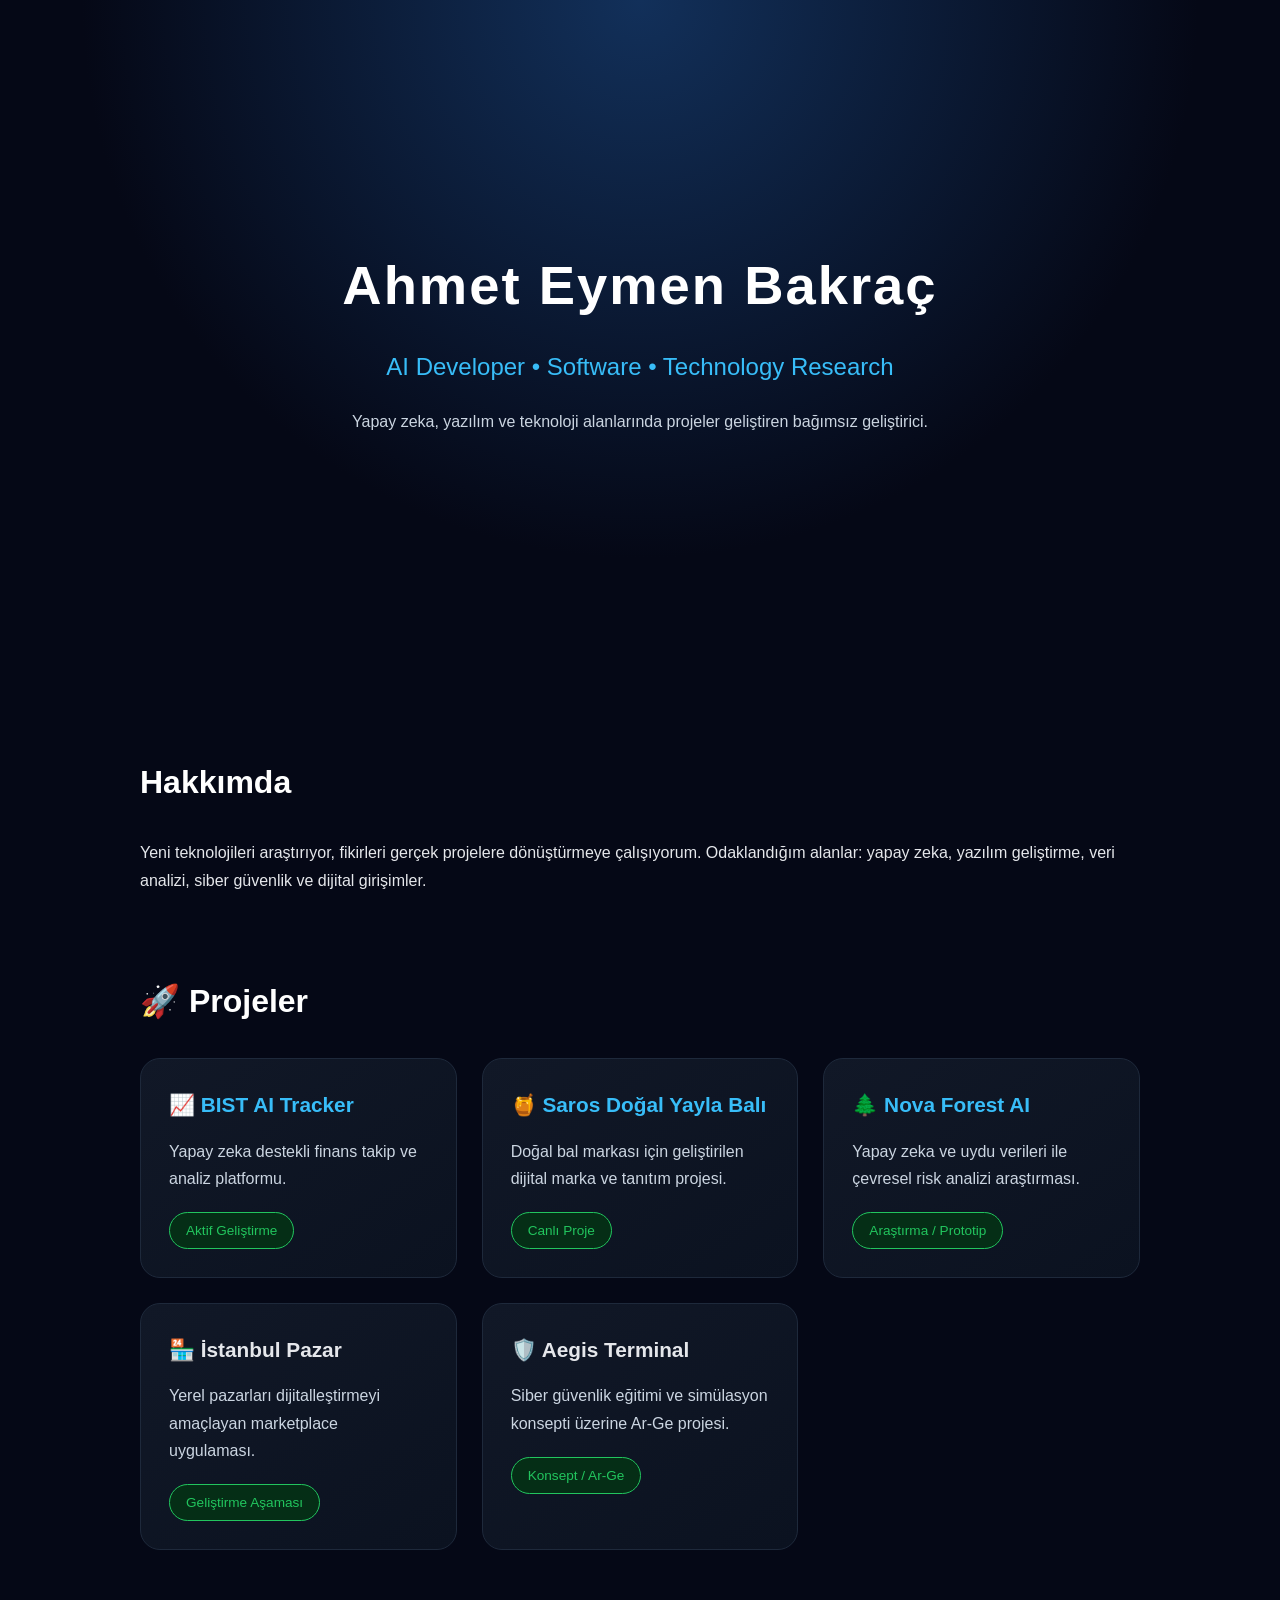
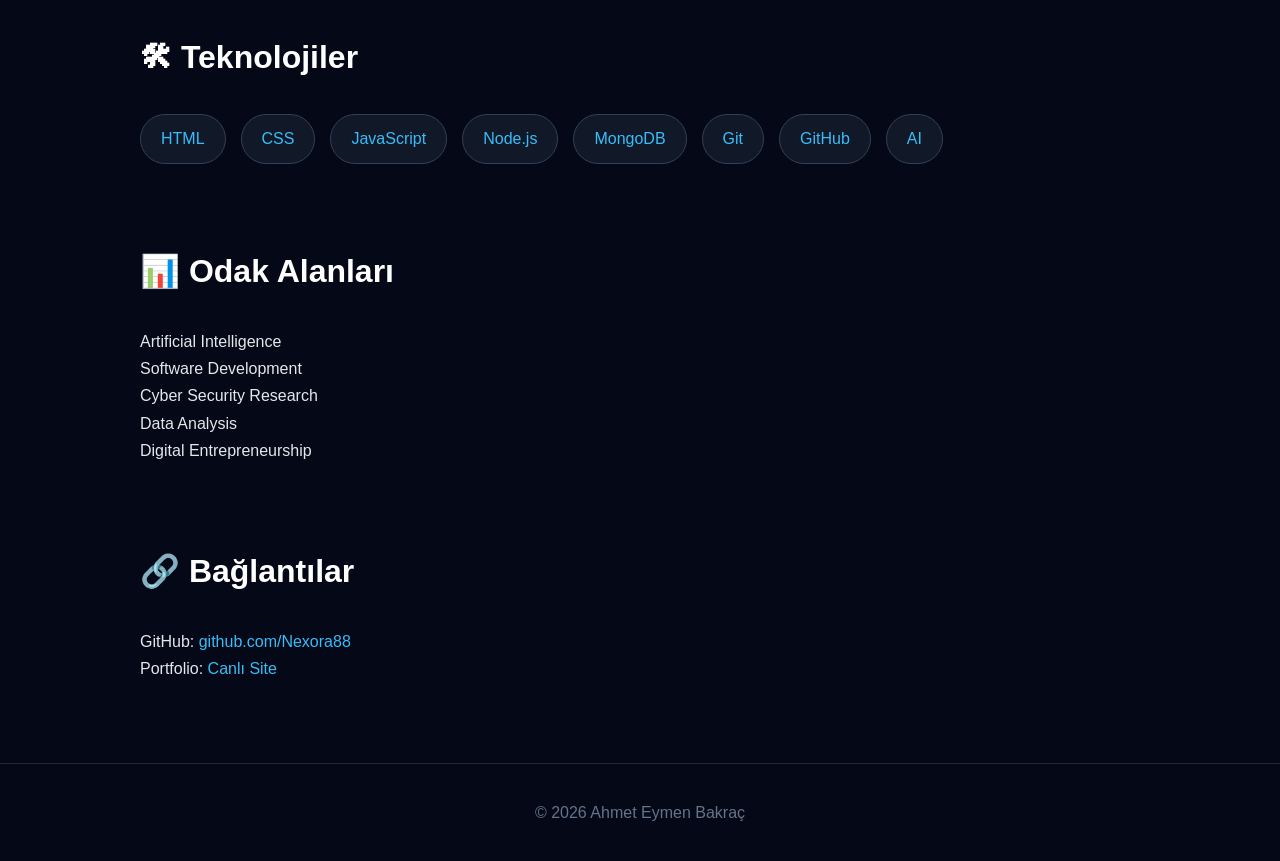
<file: index.html>
<!DOCTYPE html>
<html lang="tr">

<head>

<meta charset="UTF-8">
<meta name="viewport" content="width=device-width, initial-scale=1.0">

<title>Ahmet Eymen Bakraç | AI & Software Projects</title>

<meta name="description" content="Ahmet Eymen Bakraç'ın yapay zeka, yazılım ve teknoloji projeleri portföyü.">

<link rel="icon" type="image/svg+xml" href="favicon.svg">

<link rel="stylesheet" href="style.css">

</head>


<body>


<header class="hero">

<h1>Ahmet Eymen Bakraç</h1>

<h2>AI Developer • Software • Technology Research</h2>

<p>
Yapay zeka, yazılım ve teknoloji alanlarında
projeler geliştiren bağımsız geliştirici.
</p>

</header>




<section>

<h2>Hakkımda</h2>

<p>
Yeni teknolojileri araştırıyor, fikirleri gerçek projelere
dönüştürmeye çalışıyorum.

Odaklandığım alanlar:
yapay zeka, yazılım geliştirme, veri analizi,
siber güvenlik ve dijital girişimler.
</p>

</section>





<section>

<h2>🚀 Projeler</h2>


<div class="projects">



<div class="project">

<h3>
<a href="https://nexora88.github.io/bist-ai-tracker/index.html" target="_blank">
📈 BIST AI Tracker
</a>
</h3>

<p>
Yapay zeka destekli finans takip ve analiz platformu.
</p>

<span class="status">
Aktif Geliştirme
</span>

</div>




<div class="project">

<h3>
<a href="https://nexora88.github.io/yayla-bal/" target="_blank">
🍯 Saros Doğal Yayla Balı
</a>
</h3>

<p>
Doğal bal markası için geliştirilen dijital marka ve tanıtım projesi.
</p>

<span class="status">
Canlı Proje
</span>

</div>





<div class="project">

<h3>
<a href="https://nexora88.github.io/nova-forest-ai/" target="_blank">
🌲 Nova Forest AI
</a>
</h3>

<p>
Yapay zeka ve uydu verileri ile çevresel risk analizi araştırması.
</p>

<span class="status">
Araştırma / Prototip
</span>

</div>





<div class="project">

<h3>
🏪 İstanbul Pazar
</h3>

<p>
Yerel pazarları dijitalleştirmeyi amaçlayan marketplace uygulaması.
</p>

<span class="status">
Geliştirme Aşaması
</span>

</div>






<div class="project">

<h3>
🛡️ Aegis Terminal
</h3>

<p>
Siber güvenlik eğitimi ve simülasyon konsepti üzerine Ar-Ge projesi.
</p>

<span class="status">
Konsept / Ar-Ge
</span>

</div>



</div>

</section>






<section>

<h2>🛠 Teknolojiler</h2>


<div class="skills">

<span>HTML</span>
<span>CSS</span>
<span>JavaScript</span>
<span>Node.js</span>
<span>MongoDB</span>
<span>Git</span>
<span>GitHub</span>
<span>AI</span>

</div>


</section>






<section>

<h2>📊 Odak Alanları</h2>


<p>

Artificial Intelligence<br>
Software Development<br>
Cyber Security Research<br>
Data Analysis<br>
Digital Entrepreneurship

</p>


</section>







<section>

<h2>🔗 Bağlantılar</h2>


<p>
GitHub:
<a href="https://github.com/Nexora88" target="_blank">
github.com/Nexora88
</a>
</p>


<p>
Portfolio:
<a href="https://nexora88.github.io/ahmeteymenbakrac-portfolio/" target="_blank">
Canlı Site
</a>
</p>


</section>






<footer>

<p>
© 2026 Ahmet Eymen Bakraç
</p>

</footer>




</body>

</html>
</file>
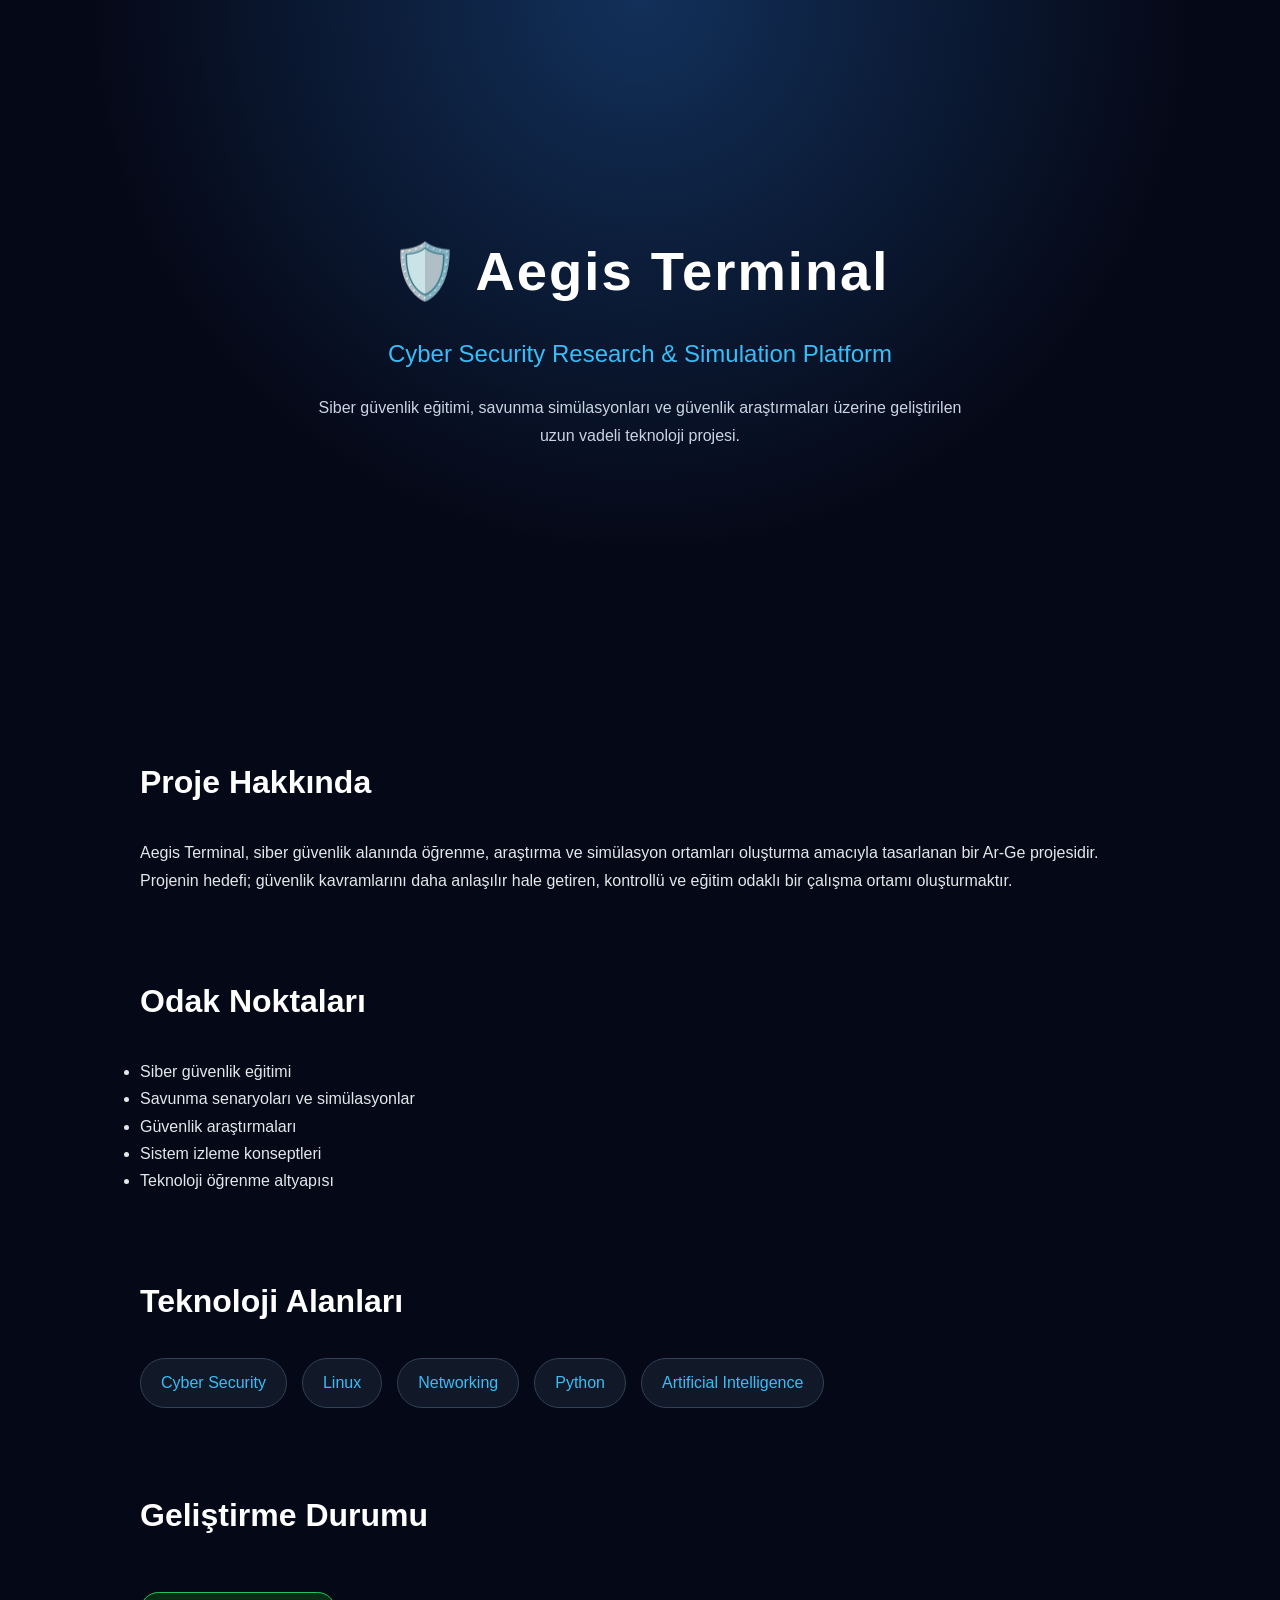
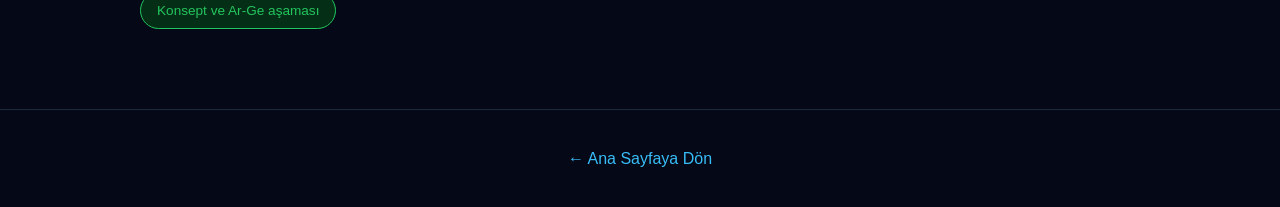
<file: aegis-terminal.html>
<!DOCTYPE html>
<html lang="tr">

<head>

<meta charset="UTF-8">
<meta name="viewport" content="width=device-width, initial-scale=1.0">

<title>Aegis Terminal | Ahmet Eymen Bakraç</title>

<meta name="description" content="Aegis Terminal, siber güvenlik eğitimi, savunma simülasyonları ve güvenlik araştırmaları üzerine geliştirilen teknoloji projesi.">

<link rel="stylesheet" href="../style.css">

</head>


<body>


<header class="hero">

<h1>🛡️ Aegis Terminal</h1>

<h2>Cyber Security Research & Simulation Platform</h2>

<p>
Siber güvenlik eğitimi, savunma simülasyonları ve
güvenlik araştırmaları üzerine geliştirilen
uzun vadeli teknoloji projesi.
</p>

</header>




<section>

<h2>Proje Hakkında</h2>

<p>
Aegis Terminal, siber güvenlik alanında öğrenme,
araştırma ve simülasyon ortamları oluşturma amacıyla
tasarlanan bir Ar-Ge projesidir.
</p>

<p>
Projenin hedefi; güvenlik kavramlarını daha anlaşılır
hale getiren, kontrollü ve eğitim odaklı bir çalışma
ortamı oluşturmaktır.
</p>

</section>




<section>

<h2>Odak Noktaları</h2>

<ul>

<li>Siber güvenlik eğitimi</li>

<li>Savunma senaryoları ve simülasyonlar</li>

<li>Güvenlik araştırmaları</li>

<li>Sistem izleme konseptleri</li>

<li>Teknoloji öğrenme altyapısı</li>

</ul>

</section>




<section>

<h2>Teknoloji Alanları</h2>

<div class="skills">

<span>Cyber Security</span>
<span>Linux</span>
<span>Networking</span>
<span>Python</span>
<span>Artificial Intelligence</span>

</div>

</section>




<section>

<h2>Geliştirme Durumu</h2>

<p class="status">
Konsept ve Ar-Ge aşaması
</p>

</section>




<footer>

<p>
<a href="../index.html">← Ana Sayfaya Dön</a>
</p>

</footer>



</body>

</html>
</file>
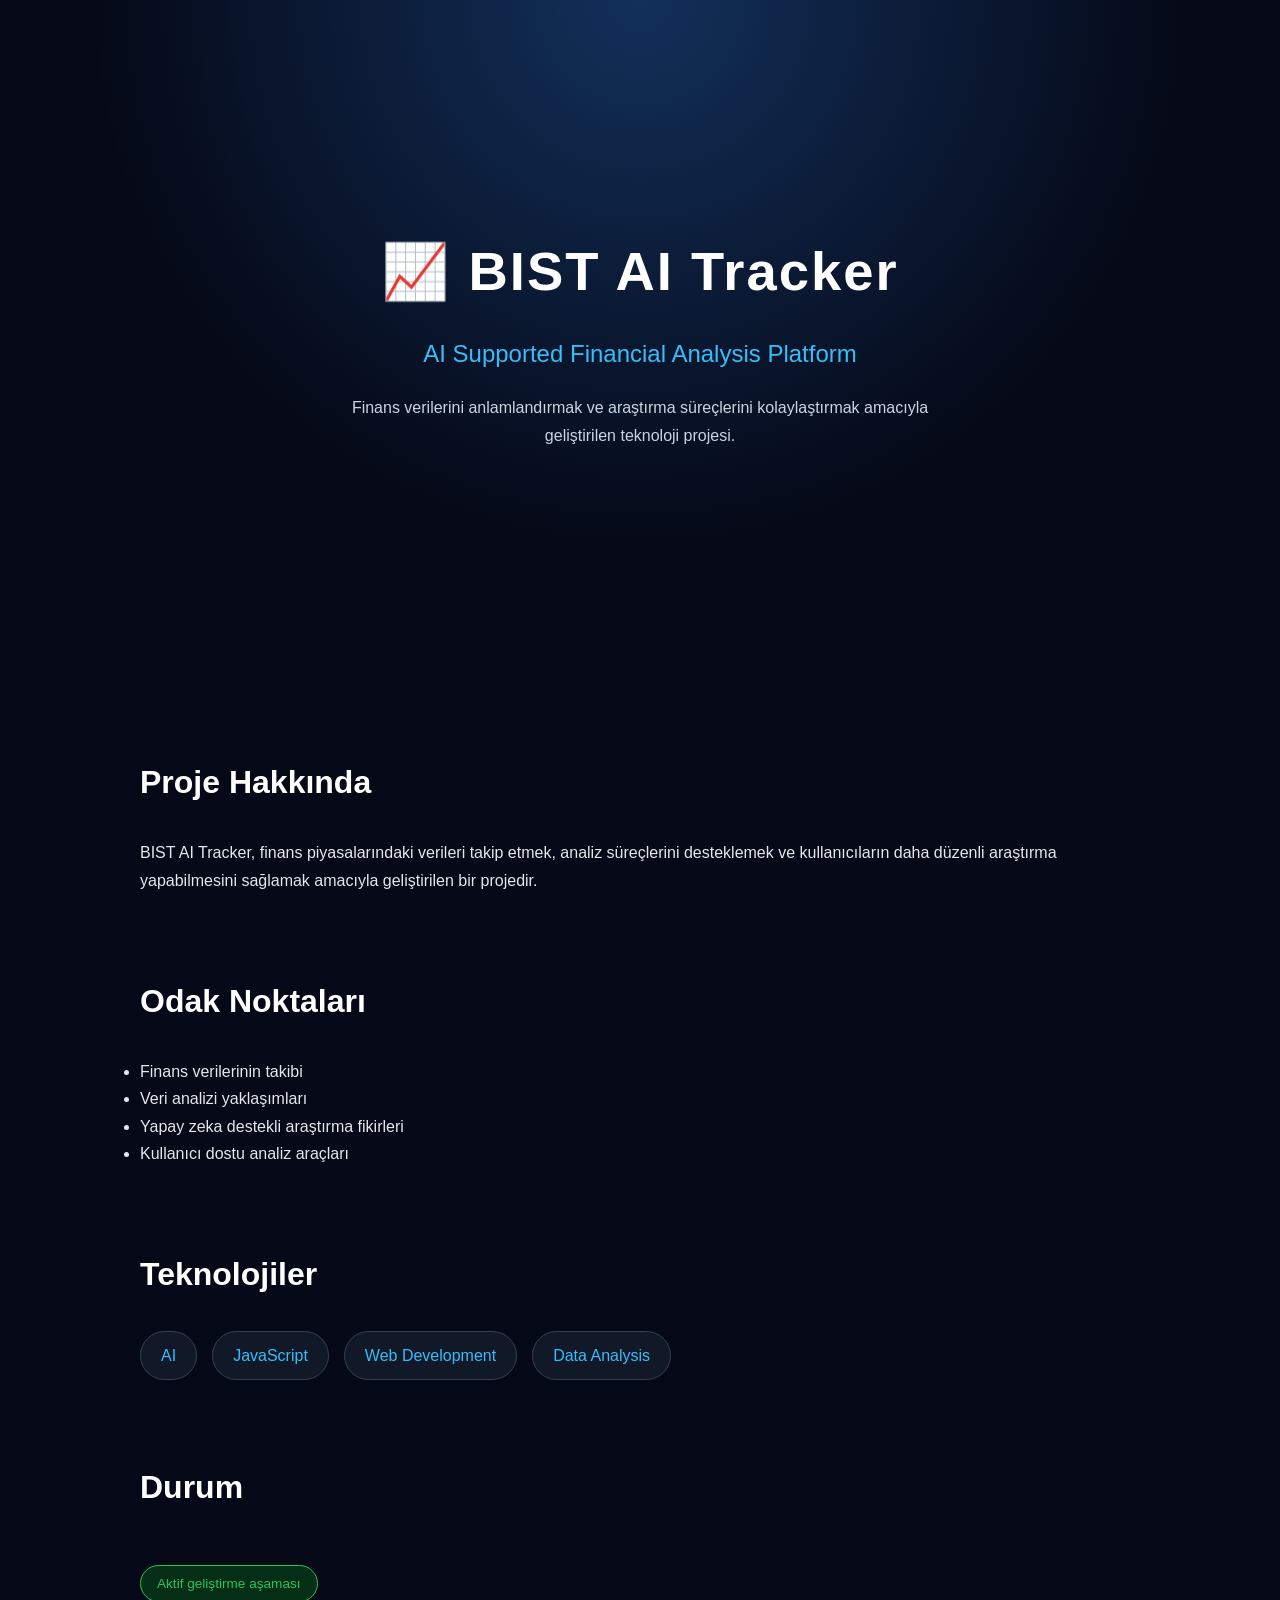
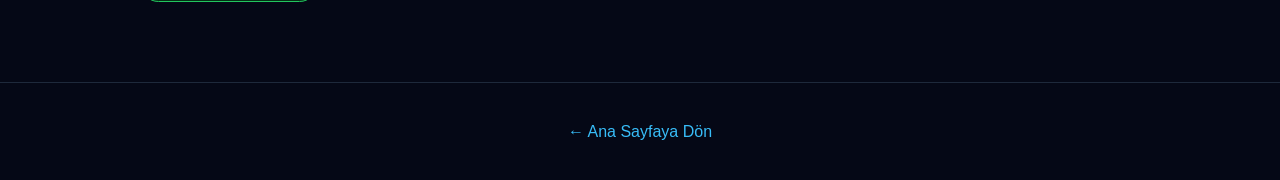
<file: bist-ai-tracker.html>
<!DOCTYPE html>
<html lang="tr">

<head>

<meta charset="UTF-8">
<meta name="viewport" content="width=device-width, initial-scale=1.0">

<title>BIST AI Tracker | Ahmet Eymen Bakraç</title>

<meta name="description" content="BIST AI Tracker, yapay zeka destekli finans takip ve analiz platformu.">

<link rel="stylesheet" href="../style.css">

</head>


<body>


<header class="hero">

<h1>📈 BIST AI Tracker</h1>

<h2>AI Supported Financial Analysis Platform</h2>

<p>
Finans verilerini anlamlandırmak ve araştırma süreçlerini
kolaylaştırmak amacıyla geliştirilen teknoloji projesi.
</p>

</header>



<section>

<h2>Proje Hakkında</h2>

<p>
BIST AI Tracker, finans piyasalarındaki verileri takip etmek,
analiz süreçlerini desteklemek ve kullanıcıların daha düzenli
araştırma yapabilmesini sağlamak amacıyla geliştirilen bir projedir.
</p>

</section>



<section>

<h2>Odak Noktaları</h2>

<ul>

<li>Finans verilerinin takibi</li>

<li>Veri analizi yaklaşımları</li>

<li>Yapay zeka destekli araştırma fikirleri</li>

<li>Kullanıcı dostu analiz araçları</li>

</ul>

</section>



<section>

<h2>Teknolojiler</h2>

<div class="skills">

<span>AI</span>
<span>JavaScript</span>
<span>Web Development</span>
<span>Data Analysis</span>

</div>

</section>



<section>

<h2>Durum</h2>

<p class="status">
Aktif geliştirme aşaması
</p>

</section>



<footer>

<p>
<a href="../index.html">← Ana Sayfaya Dön</a>
</p>

</footer>



</body>

</html>
</file>
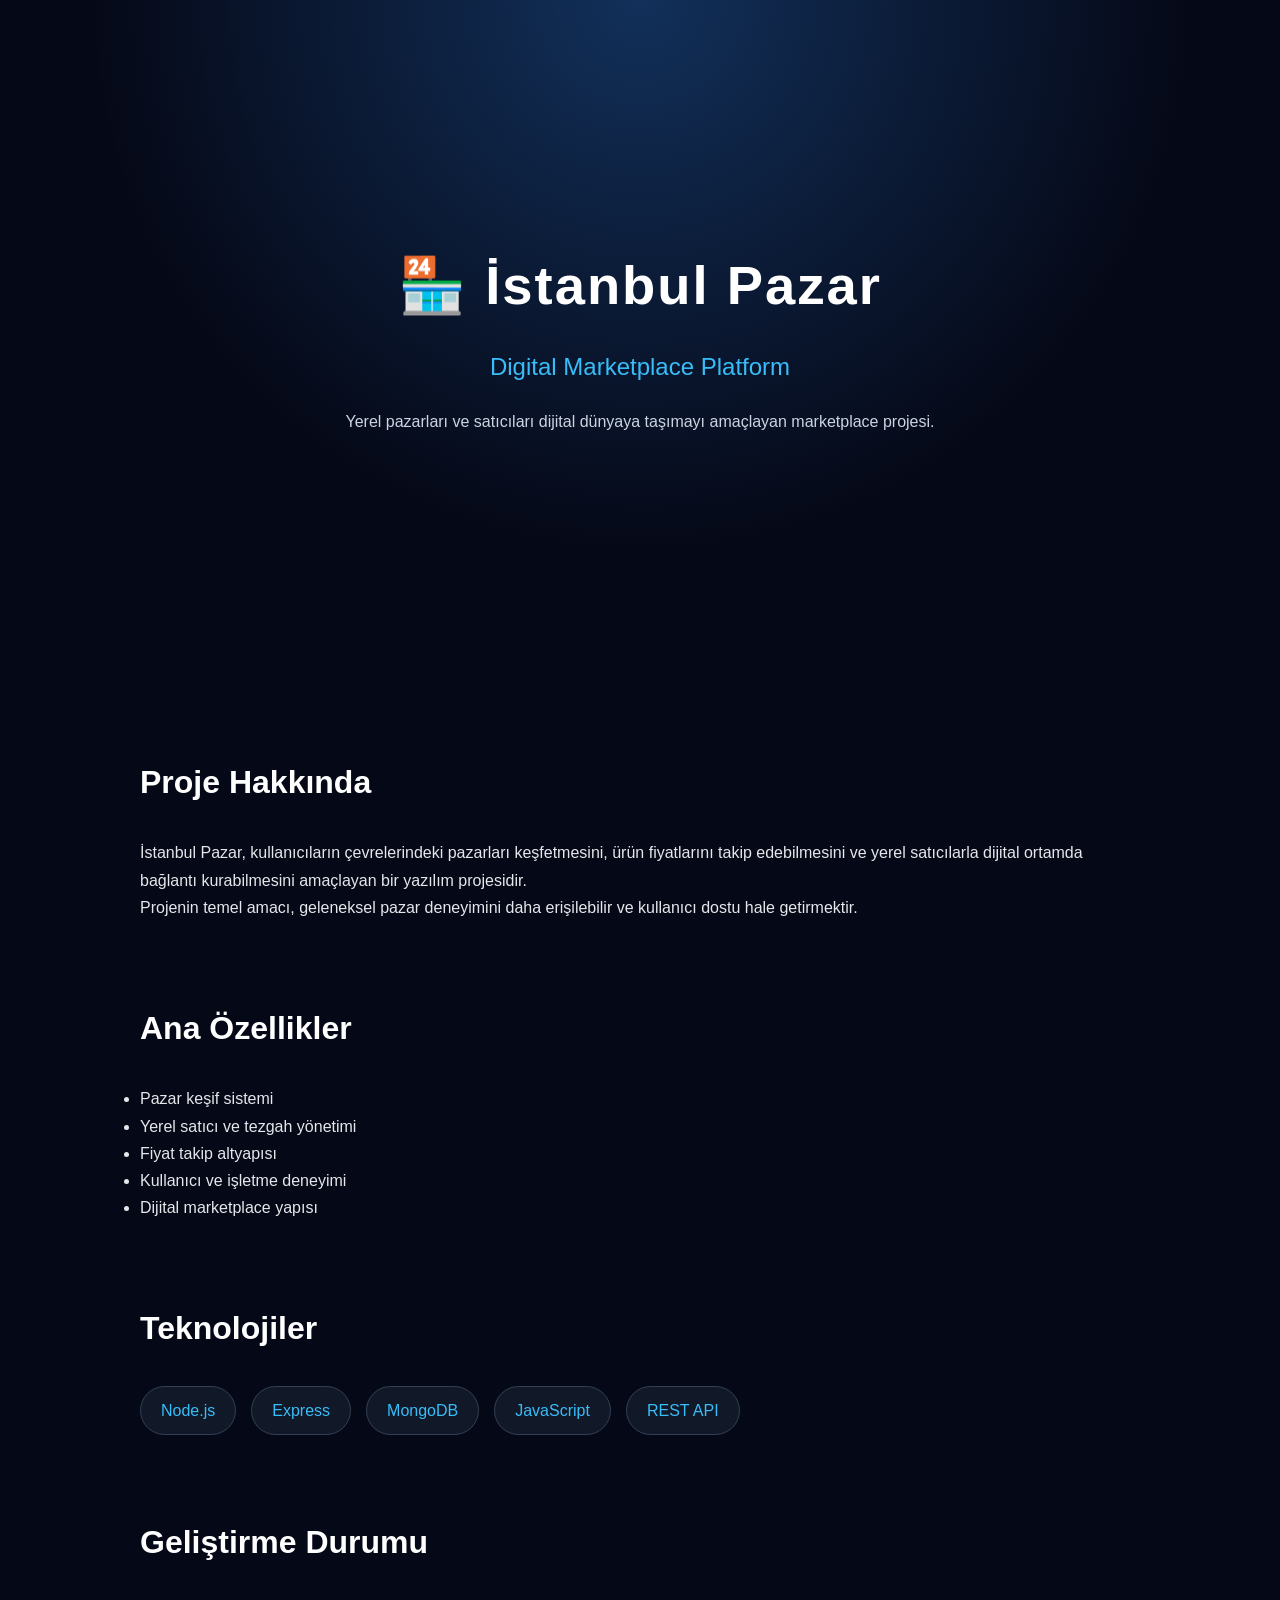
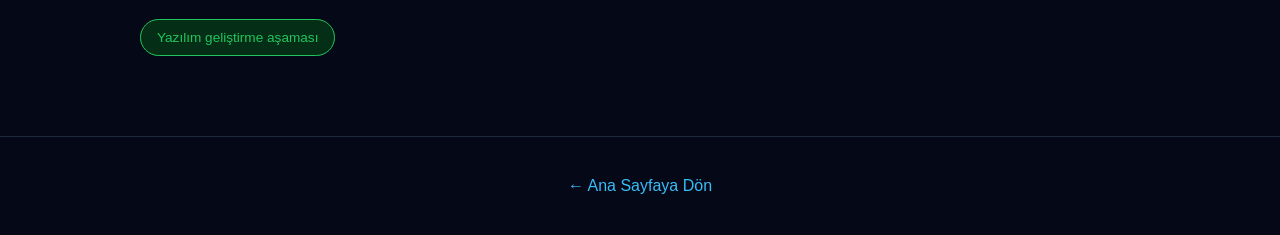
<file: istanbul-pazar.html>
<!DOCTYPE html>
<html lang="tr">

<head>

<meta charset="UTF-8">
<meta name="viewport" content="width=device-width, initial-scale=1.0">

<title>İstanbul Pazar | Ahmet Eymen Bakraç</title>

<meta name="description" content="İstanbul Pazar, yerel pazarları dijitalleştirmeyi amaçlayan marketplace uygulaması.">

<link rel="stylesheet" href="../style.css">

</head>


<body>


<header class="hero">

<h1>🏪 İstanbul Pazar</h1>

<h2>Digital Marketplace Platform</h2>

<p>
Yerel pazarları ve satıcıları dijital dünyaya taşımayı
amaçlayan marketplace projesi.
</p>

</header>



<section>

<h2>Proje Hakkında</h2>

<p>
İstanbul Pazar, kullanıcıların çevrelerindeki pazarları
keşfetmesini, ürün fiyatlarını takip edebilmesini ve
yerel satıcılarla dijital ortamda bağlantı kurabilmesini
amaçlayan bir yazılım projesidir.
</p>

<p>
Projenin temel amacı, geleneksel pazar deneyimini
daha erişilebilir ve kullanıcı dostu hale getirmektir.
</p>

</section>




<section>

<h2>Ana Özellikler</h2>

<ul>

<li>Pazar keşif sistemi</li>

<li>Yerel satıcı ve tezgah yönetimi</li>

<li>Fiyat takip altyapısı</li>

<li>Kullanıcı ve işletme deneyimi</li>

<li>Dijital marketplace yapısı</li>

</ul>

</section>




<section>

<h2>Teknolojiler</h2>

<div class="skills">

<span>Node.js</span>
<span>Express</span>
<span>MongoDB</span>
<span>JavaScript</span>
<span>REST API</span>

</div>

</section>




<section>

<h2>Geliştirme Durumu</h2>

<p class="status">
Yazılım geliştirme aşaması
</p>

</section>




<footer>

<p>
<a href="../index.html">← Ana Sayfaya Dön</a>
</p>

</footer>



</body>

</html>
</file>
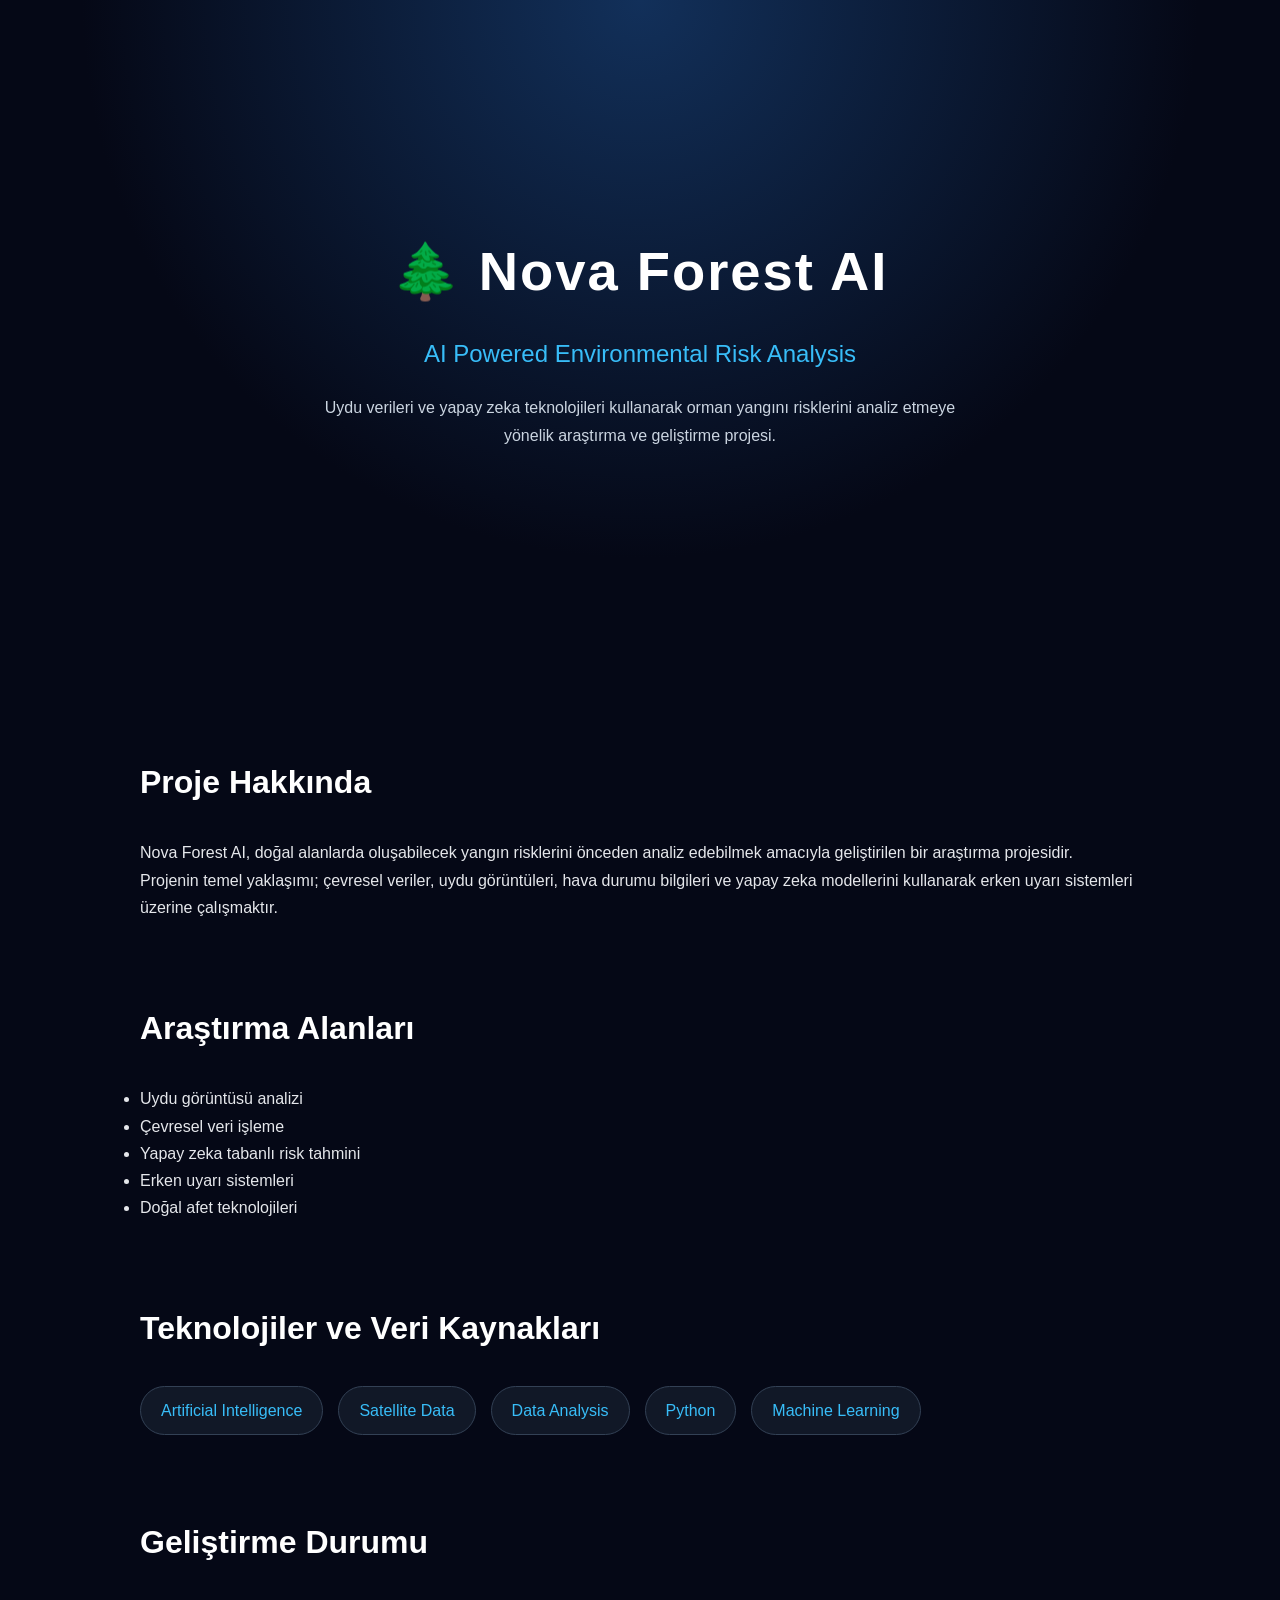
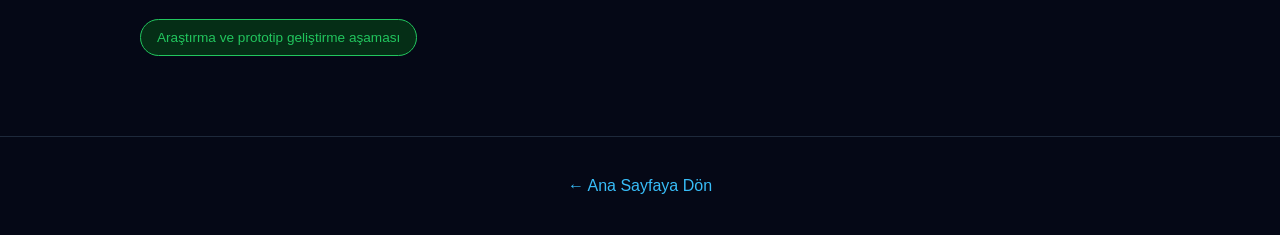
<file: nova-forest-ai.html>
<!DOCTYPE html>
<html lang="tr">

<head>

<meta charset="UTF-8">
<meta name="viewport" content="width=device-width, initial-scale=1.0">

<title>Nova Forest AI | Ahmet Eymen Bakraç</title>

<meta name="description" content="Nova Forest AI, yapay zeka ve uydu verileri kullanarak erken yangın risk analizi üzerine geliştirilen araştırma projesi.">

<link rel="stylesheet" href="../style.css">

</head>


<body>


<header class="hero">

<h1>🌲 Nova Forest AI</h1>

<h2>AI Powered Environmental Risk Analysis</h2>

<p>
Uydu verileri ve yapay zeka teknolojileri kullanarak
orman yangını risklerini analiz etmeye yönelik
araştırma ve geliştirme projesi.
</p>

</header>




<section>

<h2>Proje Hakkında</h2>

<p>
Nova Forest AI, doğal alanlarda oluşabilecek yangın risklerini
önceden analiz edebilmek amacıyla geliştirilen bir araştırma
projesidir.
</p>

<p>
Projenin temel yaklaşımı; çevresel veriler, uydu görüntüleri,
hava durumu bilgileri ve yapay zeka modellerini kullanarak
erken uyarı sistemleri üzerine çalışmaktır.
</p>

</section>




<section>

<h2>Araştırma Alanları</h2>

<ul>

<li>Uydu görüntüsü analizi</li>

<li>Çevresel veri işleme</li>

<li>Yapay zeka tabanlı risk tahmini</li>

<li>Erken uyarı sistemleri</li>

<li>Doğal afet teknolojileri</li>

</ul>

</section>




<section>

<h2>Teknolojiler ve Veri Kaynakları</h2>

<div class="skills">

<span>Artificial Intelligence</span>
<span>Satellite Data</span>
<span>Data Analysis</span>
<span>Python</span>
<span>Machine Learning</span>

</div>

</section>




<section>

<h2>Geliştirme Durumu</h2>

<p class="status">
Araştırma ve prototip geliştirme aşaması
</p>

</section>




<footer>

<p>
<a href="../index.html">← Ana Sayfaya Dön</a>
</p>

</footer>



</body>

</html>
</file>
<file: style.css>
/* =====================================
   Ahmet Eymen Bakraç Portfolio
   Modern AI / Software Theme
===================================== */


* {
    margin: 0;
    padding: 0;
    box-sizing: border-box;
}


html {
    scroll-behavior: smooth;
}


body {

    background: #050816;

    color: #e5e7eb;

    font-family:
    "Segoe UI",
    Arial,
    sans-serif;

    line-height: 1.7;

    overflow-x: hidden;

}



/* Linkler */


a {

    color: #38bdf8;

    text-decoration: none;

    transition: 0.3s;

}


a:hover {

    color: #22c55e;

}





/* =====================
   HERO
===================== */


.hero {

    min-height: 75vh;

    display: flex;

    flex-direction: column;

    justify-content: center;

    align-items: center;

    text-align: center;

    padding: 40px 20px;


    background:

    radial-gradient(
        circle at 50% 0%,
        #12305a,
        #050816 60%
    );


    animation: fadeIn 1.5s ease;

}




.hero h1 {

    font-size: 3.4rem;

    color: white;

    letter-spacing: 2px;

    animation: slideDown 1s ease;

}




.hero h2 {

    margin-top: 15px;

    color: #38bdf8;

    font-weight: 500;

    animation: slideUp 1.2s ease;

}




.hero p {

    max-width: 650px;

    margin-top: 20px;

    color: #cbd5e1;

    animation: fadeIn 2s ease;

}





/* =====================
   SECTIONS
===================== */


section {

    max-width: 1050px;

    margin: 80px auto;

    padding: 0 25px;


    animation: fadeUp 1s ease;

}



section h2 {

    color: white;

    font-size: 2rem;

    margin-bottom: 30px;

}




/* =====================
   PROJECT CARDS
===================== */


.projects {


    display: grid;


    grid-template-columns:

    repeat(
    auto-fit,
    minmax(280px,1fr)
    );


    gap: 25px;

}




.project {


    background:

    linear-gradient(
    145deg,
    #111827,
    #0b1220
    );


    border: 1px solid #1e293b;


    border-radius: 20px;


    padding: 28px;


    position: relative;


    overflow: hidden;


    transition:

    transform .4s,

    border .4s,

    box-shadow .4s;


    animation: cardShow .8s ease backwards;


}





.project::before {


    content:"";


    position:absolute;


    top:0;

    left:-100%;


    width:100%;

    height:2px;


    background:#38bdf8;


    transition:.5s;


}



.project:hover::before {


    left:100%;


}




.project:hover {


    transform:

    translateY(-10px);


    border-color:#38bdf8;


    box-shadow:

    0 15px 40px

    rgba(56,189,248,.18);


}





.project h3 {


    margin-bottom:15px;


    font-size:1.3rem;


}




.project p {


    color:#cbd5e1;


}





/* =====================
   STATUS
===================== */


.status {


    display:inline-block;


    margin-top:20px;


    padding:6px 16px;


    border-radius:30px;


    background:#052e16;


    color:#22c55e;


    border:1px solid #22c55e;


    font-size:.85rem;


}





/* =====================
   SKILLS
===================== */


.skills {


    display:flex;


    flex-wrap:wrap;


    gap:15px;


}




.skills span {


    background:#111827;


    border:1px solid #334155;


    padding:10px 20px;


    border-radius:30px;


    color:#38bdf8;


    transition:.3s;


}




.skills span:hover {


    transform:

    translateY(-5px);


    background:#38bdf8;


    color:#020617;


}





/* =====================
   FOOTER
===================== */


footer {


    text-align:center;


    padding:35px;


    color:#64748b;


    border-top:

    1px solid #1e293b;


}




/* =====================
   ANIMATIONS
===================== */


@keyframes fadeIn {


    from {

        opacity:0;

    }


    to {

        opacity:1;

    }

}



@keyframes slideDown {


    from {

        opacity:0;

        transform:

        translateY(-40px);

    }


    to {

        opacity:1;

        transform:

        translateY(0);

    }


}




@keyframes slideUp {


    from {

        opacity:0;

        transform:

        translateY(40px);

    }


    to {

        opacity:1;

        transform:

        translateY(0);

    }


}



@keyframes fadeUp {


    from {

        opacity:0;

        transform:

        translateY(30px);

    }


    to {

        opacity:1;

        transform:

        translateY(0);

    }


}



@keyframes cardShow {


    from {

        opacity:0;

        transform:

        scale(.9);


    }


    to {

        opacity:1;

        transform:

        scale(1);


    }


}





/* =====================
   MOBILE
===================== */


@media(max-width:700px){


.hero h1 {

    font-size:2.2rem;

}


.hero h2 {

    font-size:1rem;

}


section {

    margin:50px auto;

}


}
</file>
